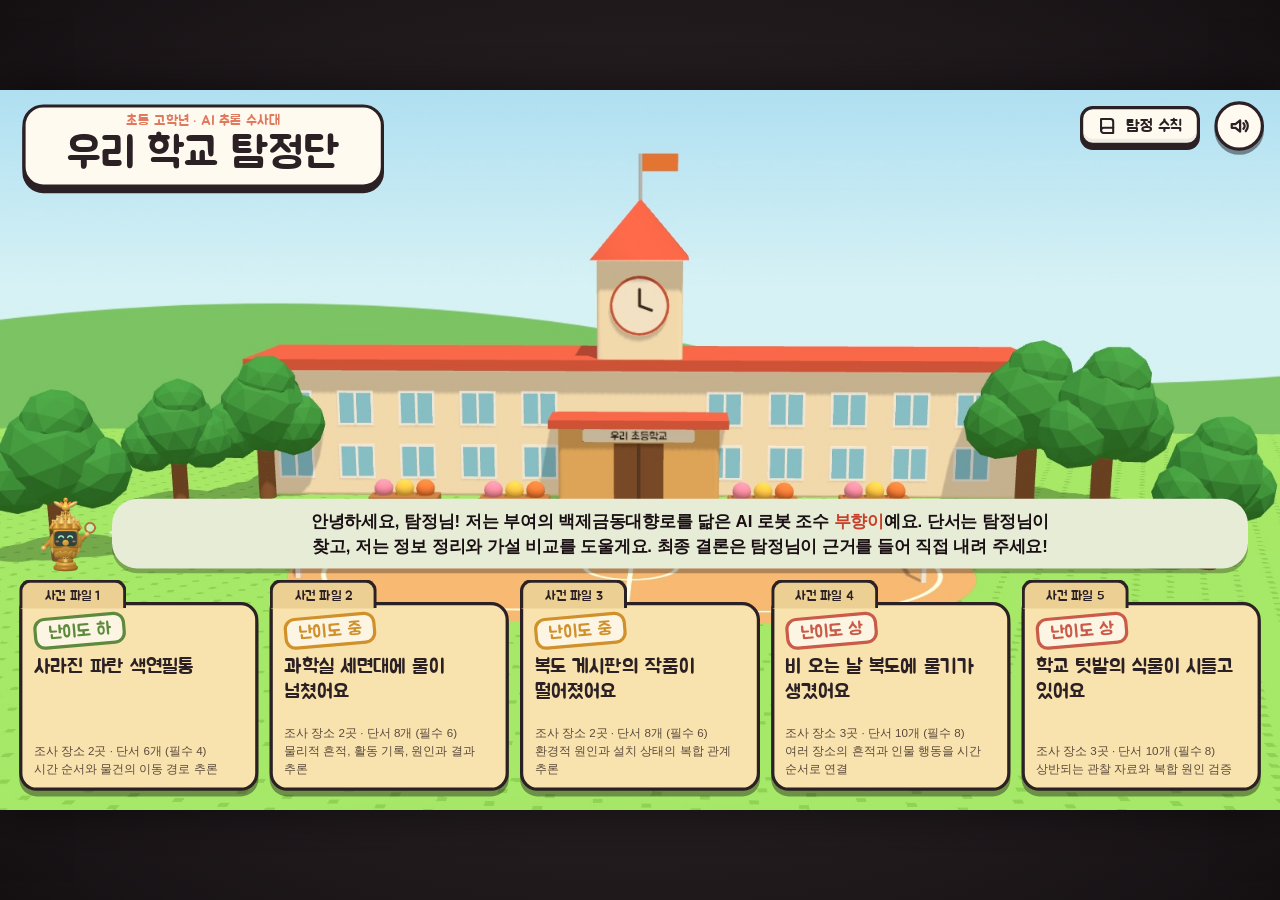
<file: game/학교 탐정단.html>
<!doctype html>
<html lang="ko">
<head>
<meta charset="utf-8">
<meta name="viewport" content="width=device-width, initial-scale=1, maximum-scale=1, user-scalable=no">
<title>우리 학교 탐정단: AI 추론 수사대</title>
<link rel="stylesheet" href="css/style.css">
</head>
<body>
<div id="viewport"><div id="stage"></div></div>

<script src="js/lib/three.min.js"></script>
<script src="js/data.js"></script>
<script src="js/art.js"></script>
<script src="js/scene.js"></script>
<script src="js/toy.js"></script>
<script src="js/sound.js"></script>
<script src="js/game.js"></script>
</body>
</html>
</file>
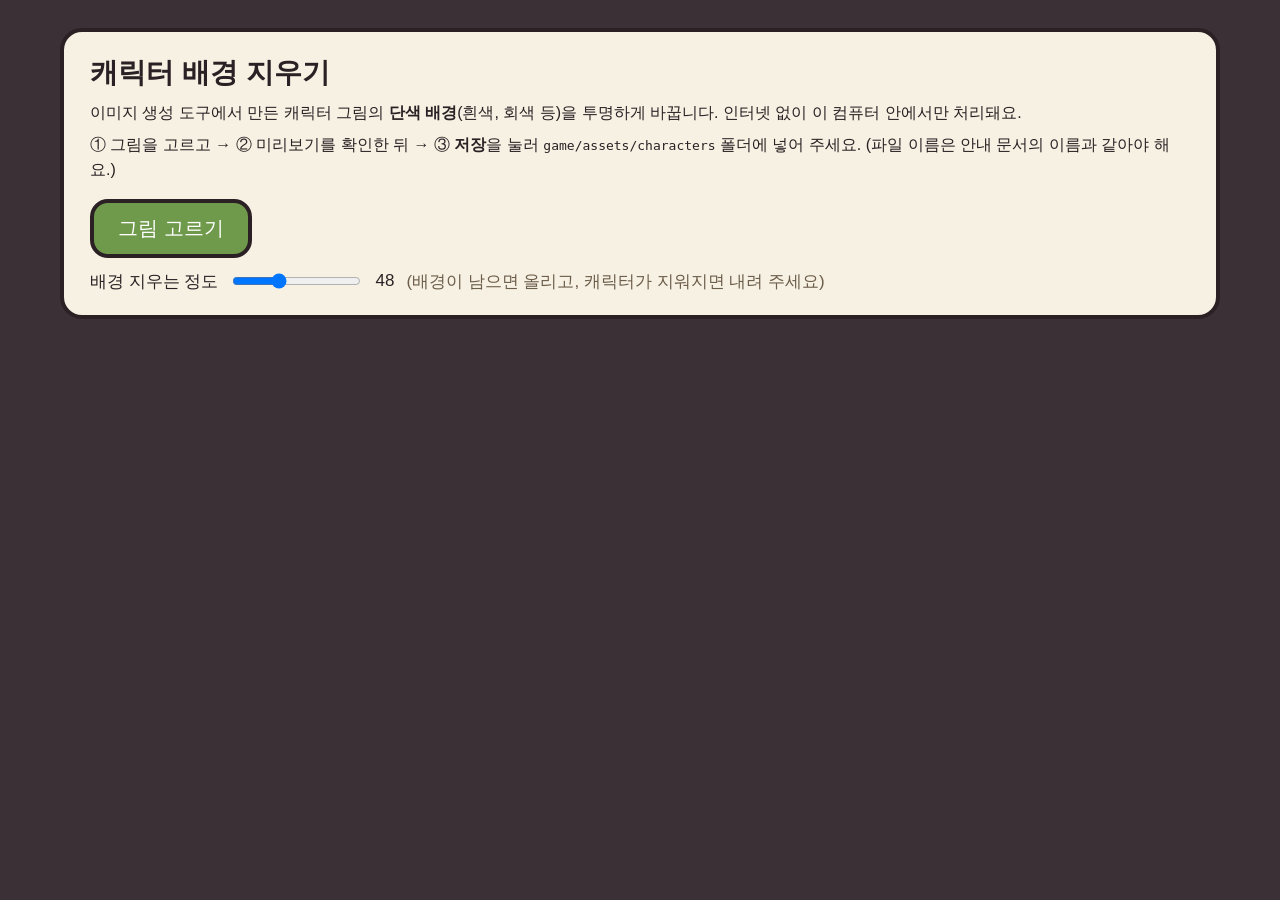
<file: game/도구/배경_지우기.html>
<!doctype html>
<html lang="ko">
<head>
<meta charset="utf-8">
<meta name="viewport" content="width=device-width, initial-scale=1">
<title>캐릭터 배경 지우기</title>
<style>
  :root{ --ink:#2b2024; --paper:#f6f1e3; --green:#6f9a4c; --coral:#e07a5f; }
  body{ margin:0; padding:28px; background:#3b3036; color:var(--ink); font-family:'Malgun Gothic',sans-serif; }
  .card{ background:var(--paper); border:4px solid var(--ink); border-radius:22px; padding:22px 26px; max-width:1100px; margin:0 auto 20px; }
  h1{ margin:0 0 8px; font-size:28px; } p{ margin:6px 0; line-height:1.6; }
  label.pick{ display:inline-block; margin-top:10px; padding:12px 24px; background:var(--green); color:#fff; border:4px solid var(--ink); border-radius:18px; font-size:20px; cursor:pointer; }
  input[type=file]{ display:none; }
  .row{ display:flex; align-items:center; gap:12px; margin-top:12px; font-size:17px; }
  .list{ display:grid; grid-template-columns:repeat(auto-fill,minmax(250px,1fr)); gap:16px; max-width:1100px; margin:0 auto; }
  .item{ background:var(--paper); border:4px solid var(--ink); border-radius:18px; padding:12px; text-align:center; }
  .item canvas{ width:100%; height:300px; object-fit:contain; border-radius:12px;
    background:conic-gradient(#ddd 25%, #fff 0 50%, #ddd 0 75%, #fff 0) 0 0/20px 20px; }
  .item a{ display:inline-block; margin-top:8px; padding:8px 18px; background:var(--coral); color:#fff; border:3px solid var(--ink); border-radius:14px; text-decoration:none; }
  .item small{ display:block; margin-top:4px; color:#6d5d4b; word-break:break-all; }
</style>
</head>
<body>
<div class="card">
  <h1>캐릭터 배경 지우기</h1>
  <p>이미지 생성 도구에서 만든 캐릭터 그림의 <b>단색 배경</b>(흰색, 회색 등)을 투명하게 바꿉니다. 인터넷 없이 이 컴퓨터 안에서만 처리돼요.</p>
  <p>① 그림을 고르고 → ② 미리보기를 확인한 뒤 → ③ <b>저장</b>을 눌러 <code>game/assets/characters</code> 폴더에 넣어 주세요. (파일 이름은 안내 문서의 이름과 같아야 해요.)</p>
  <label class="pick">그림 고르기<input type="file" id="files" accept="image/*" multiple></label>
  <div class="row">배경 지우는 정도 <input type="range" id="tol" min="10" max="120" value="48"> <span id="tolv">48</span>
    <span style="color:#6d5d4b">(배경이 남으면 올리고, 캐릭터가 지워지면 내려 주세요)</span></div>
</div>
<div class="list" id="list"></div>

<script>
const files = document.getElementById('files'), tol = document.getElementById('tol'), list = document.getElementById('list');
let loaded = [];

files.addEventListener('change', async () => {
  loaded = [];
  for (const f of files.files) loaded.push({ name:f.name.replace(/\.[^.]+$/, '') + '.png', img:await readImage(f) });
  render();
});
tol.addEventListener('input', () => { document.getElementById('tolv').textContent = tol.value; render(); });

function readImage(file){
  return new Promise(res => { const r = new FileReader(); r.onload = () => { const im = new Image(); im.onload = () => res(im); im.src = r.result; }; r.readAsDataURL(file); });
}

/* 가장자리에서 시작해 배경색과 비슷한 부분만 지웁니다 (캐릭터 안쪽의 흰색은 남아요) */
function removeBg(img, t){
  const c = document.createElement('canvas'); c.width = img.naturalWidth; c.height = img.naturalHeight;
  const x = c.getContext('2d'); x.drawImage(img, 0, 0);
  const d = x.getImageData(0, 0, c.width, c.height), p = d.data, W = c.width, H = c.height;
  const corners = [0, W-1, (H-1)*W, H*W-1].map(i => [p[i*4], p[i*4+1], p[i*4+2]]);
  const bg = corners.reduce((a, b) => [a[0]+b[0]/4, a[1]+b[1]/4, a[2]+b[2]/4], [0,0,0]);
  const dist = i => Math.hypot(p[i*4]-bg[0], p[i*4+1]-bg[1], p[i*4+2]-bg[2]);
  const seen = new Uint8Array(W*H), stack = [];
  for (let i = 0; i < W; i++){ stack.push(i, (H-1)*W + i); }
  for (let j = 0; j < H; j++){ stack.push(j*W, j*W + W-1); }
  while (stack.length){
    const i = stack.pop();
    if (seen[i]) continue; seen[i] = 1;
    const dd = dist(i);
    if (dd > t) continue;
    p[i*4+3] = dd > t * .6 ? Math.round(255 * (dd - t*.6) / (t*.4)) : 0;   // 경계는 부드럽게
    const xx = i % W;
    if (xx > 0) stack.push(i-1); if (xx < W-1) stack.push(i+1);
    if (i >= W) stack.push(i-W); if (i < W*(H-1)) stack.push(i+W);
  }
  x.putImageData(d, 0, 0);
  return c;
}

function render(){
  list.innerHTML = '';
  loaded.forEach(({ name, img }) => {
    const c = removeBg(img, +tol.value);
    const box = document.createElement('div'); box.className = 'item';
    box.appendChild(c);
    const a = document.createElement('a'); a.textContent = '저장'; a.download = name; a.href = c.toDataURL('image/png');
    const s = document.createElement('small'); s.textContent = name;
    box.appendChild(a); box.appendChild(s); list.appendChild(box);
  });
}
</script>
</body>
</html>
</file>
<file: game/css/style.css>
/* 우리 학교 탐정단 — 부드럽고 귀여운 테마 */
@font-face{font-family:'Jua'; src:url('../fonts/Jua-Regular.ttf') format('truetype');}

:root{
  --ink:#2b2024; --cream:#fffaf0; --paper:#f6f1e3; --paper2:#ece4cf; --line:#d8cdb3;
  --green:#6f9a4c; --green2:#6f9a4c; --rust:#e07a5f; --teal:#4f9a94; --gold:#e9b949; --red:#c95b48;
  --plum:#3b3036; --talk:#e6ecd6; --muted:#8a7a6a; --brown:#8a6448; --brown2:#a8805c;
  --f-title:'Jua','Malgun Gothic',sans-serif;
  --f-body:'Malgun Gothic','맑은 고딕','Apple SD Gothic Neo','Noto Sans KR',sans-serif;
}
*{box-sizing:border-box; -webkit-tap-highlight-color:transparent;}
html,body{margin:0; height:100%; overflow:hidden; background:#1c1518; color:var(--ink); font-family:var(--f-body); user-select:none; -webkit-user-select:none; touch-action:manipulation;}
#viewport{position:fixed; inset:0; background:radial-gradient(ellipse at center,#3a2e33 0%,#141012 100%);}
#stage{position:absolute; left:50%; top:50%; width:1600px; height:900px; transform-origin:center center; overflow:hidden;
  background:radial-gradient(circle at 20% 10%, #4a3d42 0%, transparent 50%), radial-gradient(circle,#ffffff0d 1.5px,transparent 2px) 0 0/28px 28px, var(--plum);
  box-shadow:0 0 60px rgba(0,0,0,.6);}
button{font-family:inherit; color:inherit;}
b, strong{font-weight:700;}
.scroll{overflow-y:auto; -webkit-overflow-scrolling:touch;}
.scroll::-webkit-scrollbar{width:12px} .scroll::-webkit-scrollbar-thumb{background:#cbbd9f; border-radius:8px; border:3px solid transparent; background-clip:padding-box}
.pix{display:block;}
html, body, #viewport, #stage, #stage *{cursor:none !important;}
#lensCursor{position:fixed; left:0; top:0; width:86px; height:86px; margin:-30px 0 0 -30px; transform-origin:30px 30px; pointer-events:none; z-index:9999; opacity:0; will-change:transform; filter:drop-shadow(0 3px 3px rgba(0,0,0,.45));}
#lensCursor.on{opacity:1;}
#lensCursor svg{display:block; position:absolute; inset:0; width:100%; height:100%;}
#lensCursor .c-exit{display:none;} #lensCursor.exit .c-exit{display:block;} #lensCursor.exit .c-lens{display:none;}
#lensCursor.tap svg{animation:lenstap .22s ease-out; transform-origin:30px 30px;}
@keyframes lenstap{0%{transform:scale(.72)} 60%{transform:scale(1.14)} 100%{transform:scale(1)}}
.round.sound-btn{position:absolute; right:346px; top:14px; z-index:40;}
img.robot{height:auto;}
.btn, .tag, .stamp, .step-tab, .pipeline, .nameplate, .badge, .chip .n, .icard .n, .rs-item .q, .res-row .it, .case-card::before, .fact b, .flow span, .verdict, .cc, .rel-item .k, .talk-name, .round span, .case-pill, .loc-pill, .pg b, h1, h2, h3, h4{font-family:var(--f-title); font-weight:400;}

/* 버튼 */
.btn{display:inline-flex; align-items:center; justify-content:center; gap:10px; min-height:60px; padding:10px 28px; border:4px solid var(--ink); border-radius:20px;
  background:var(--brown); color:#fff; font-size:24px; cursor:pointer; box-shadow:inset 0 -5px 0 rgba(0,0,0,.15), 0 5px 0 var(--ink); transition:transform .08s;}
.btn:hover{filter:brightness(1.07)} .btn:active{transform:translateY(4px); box-shadow:0 1px 0 var(--ink);}
.btn.green{background:var(--green)} .btn.rust{background:var(--rust)} .btn.teal{background:var(--teal)}
.btn.ghost{background:var(--cream); color:var(--ink); box-shadow:inset 0 -5px 0 rgba(0,0,0,.06), 0 5px 0 var(--ink);}
.btn.small{min-height:50px; font-size:20px; padding:6px 18px; border-radius:16px;}
.btn[disabled]{background:#b9ad9c; color:#f1ebe0; cursor:not-allowed; box-shadow:0 5px 0 #6d6252; border-color:#6d6252; filter:none; transform:none;}
.ico{width:26px; height:26px; flex:none}

.paper{background:var(--paper); border:4px solid var(--ink); border-radius:24px; box-shadow:0 7px 0 rgba(20,12,16,.35);}
.tag{display:inline-flex; align-items:center; padding:3px 12px; border-radius:999px; font-size:16px; border:3px solid var(--ink); background:var(--cream); white-space:nowrap;}
.tag.req{background:var(--rust); color:#fff} .tag.ext{background:var(--teal); color:#fff} .tag.kind{background:#f6dfa0}
.tag.cat{background:#eee6d2; border-color:#a8977c; color:#5a4a3c; border-width:2px}
.stamp{display:inline-block; border:4px solid currentColor; border-radius:14px; padding:2px 14px; font-size:22px; transform:rotate(-5deg); background:rgba(255,250,240,.8);}
.lv-하{color:#5d8a3c} .lv-중{color:#d0902a} .lv-상{color:var(--red)}
.bubble{position:relative; background:var(--talk); border-radius:32px; padding:16px 26px; font-size:20px; line-height:1.6; word-break:keep-all; text-wrap:balance; box-shadow:0 6px 0 rgba(20,12,16,.3);}
.bubble.left::before{content:''; position:absolute; left:-14px; top:32px; border:10px solid transparent; border-right:16px solid var(--talk);}

/* 대화창 (둥근 말풍선 + 이름표) */
.talk-box{position:relative; background:var(--talk); border-radius:46px; padding:38px 70px 34px; text-align:center; box-shadow:0 8px 0 rgba(20,12,16,.35);}
.talk-name{position:absolute; left:56px; top:-20px; background:#5d8a3c; color:#fff; font-size:22px; padding:6px 22px; border-radius:16px; box-shadow:0 3px 0 rgba(0,0,0,.25); white-space:nowrap;}
.talk-name.robot{background:var(--teal);}
.talk-text{font-size:27px; line-height:1.6; word-break:keep-all; color:var(--ink); text-wrap:balance;}
.talk-next{position:absolute; right:34px; bottom:16px; width:34px; height:34px; border-radius:50%; background:#8a6aa8; color:#fff; font-size:15px; display:flex; align-items:center; justify-content:center; animation:bob 1s ease-in-out infinite;}
@keyframes bob{50%{transform:translateY(4px)}}
.talk-box.static{flex:1; padding:26px 40px 20px; border-radius:32px; text-align:left;}
.talk-box.static .talk-name{left:30px;} .talk-box.static .talk-text{font-size:19px;}

/* ───── 메인 ───── */
.main{position:absolute; inset:0;}
.hero-art{position:absolute; inset:0; width:100%; height:100%; object-fit:cover;}
.help-btn{position:absolute; right:100px; top:20px;}
.main ~ .round.sound-btn{right:20px; top:14px;}
.ribbon{position:absolute; left:28px; top:18px; text-align:center; background:var(--cream); border:4px solid var(--ink); border-radius:26px; box-shadow:0 7px 0 var(--ink); padding:6px 52px 8px; white-space:nowrap;}
.logo-sub{font-family:var(--f-title); font-size:18px; color:var(--rust);}
.logo{font-family:var(--f-title); font-size:54px; margin:0; line-height:1.1; color:var(--ink); font-weight:400;}
.main-intro{position:absolute; left:40px; right:40px; top:506px; display:flex; gap:16px; align-items:center;}
.main-intro .robot{width:84px; flex:none}
.main-intro .bubble{flex:1; font-size:19px; padding:12px 24px;}
.cases{position:absolute; left:24px; right:24px; top:640px; display:grid; grid-template-columns:repeat(5,1fr); gap:14px;}
.case-card{position:relative; cursor:pointer; padding:12px 14px 12px; height:236px; border:4px solid var(--ink); border-radius:8px 22px 22px 22px; background:#f8e2ae; box-shadow:0 7px 0 rgba(20,12,16,.4); transition:transform .12s; display:flex; flex-direction:column;}
.case-card:active{transform:translateY(4px)}
.case-card::before{content:attr(data-no); position:absolute; top:-32px; left:-4px; width:126px; height:32px; background:#eccf92; border:4px solid var(--ink); border-bottom:none; border-radius:14px 14px 0 0; font-size:16px; display:flex; align-items:center; justify-content:center;}
.case-card h3{font-size:25px; line-height:1.25; margin:10px 0 6px; word-break:keep-all;}
.case-card .meta{font-size:14.5px; color:#5a4a3c; line-height:1.55; margin-top:auto; word-break:keep-all;}
.done-stamp{position:absolute; right:8px; top:8px; color:var(--red); font-size:17px; transform:rotate(8deg);}
.no-gl{position:absolute; left:50%; top:50%; transform:translate(-50%,-50%); padding:40px 50px; width:760px; font-size:22px; line-height:1.6;}
.no-gl h2{margin:0 0 8px; font-size:36px;}

/* ───── 사건 안내 ───── */
.brief{position:absolute; inset:0; padding:36px 44px; display:flex; gap:34px;}
.brief .file{flex:1.35; padding:38px 46px; position:relative; background:#f8eed6;}
.brief .file .clip{position:absolute; top:-20px; left:60px; width:90px; height:42px; border:6px solid #9aa0a6; border-radius:14px;}
.brief h2{font-size:46px; margin:8px 0 12px;}
.brief .sec{margin-top:18px;} .brief .sec h4{margin:0 0 6px; font-size:22px; color:var(--rust);}
.brief .sec p{margin:0; font-size:21px; line-height:1.7; word-break:keep-all;}
.facts{display:grid; grid-template-columns:repeat(4,1fr); gap:12px; margin-top:22px;}
.fact{background:var(--cream); border:3px solid var(--ink); border-radius:18px; padding:10px 12px; text-align:center;}
.fact b{display:block; font-size:32px;} .fact span{font-size:15px; color:#5a4a3c;}
.flow{display:flex; align-items:center; gap:8px; margin-top:6px;}
.flow span{display:flex; align-items:center; gap:8px; padding:7px 14px; background:var(--cream); border:3px solid var(--ink); border-radius:999px; font-size:18px; white-space:nowrap;}
.flow b{display:inline-flex; width:26px; height:26px; border-radius:50%; background:var(--rust); color:#fff; align-items:center; justify-content:center; font-size:15px;}
.flow em{font-style:normal; font-weight:700; color:#b8a888;}
.brief .side{width:520px; display:flex; flex-direction:column; gap:18px;}
.people{display:flex; flex-direction:column; gap:10px; padding:18px;}
.people h4{margin:0 0 4px; font-size:22px;}
.pcard{display:flex; gap:14px; align-items:center; background:var(--cream); border:3px solid var(--ink); border-radius:18px; padding:8px 12px;}
.head-av{display:inline-block; position:relative; overflow:hidden; flex:none; border-radius:50%; background:#f6e2bf; border:3px solid var(--ink);}
.head-av img{display:block; width:100%; height:100%;}
.head-av img.char-fb{object-fit:cover;}
.head-av img.char-photo{position:absolute; left:50%; top:0; width:200%; height:auto; transform:translateX(-50%);}
.pcard b{font-size:20px;} .pcard span{display:block; font-size:15px; color:#5a4a3c;}
.robot-talk{display:flex; gap:14px; align-items:flex-start;}
.robot-talk .robot{width:120px; flex:none;}
.robot-talk .bubble{font-size:18px;}

/* ───── 현장 조사 (전체 화면 장면 + 대화창) ───── */
.inv{position:absolute; inset:0;}
.scene-full{position:absolute; left:280px; top:84px; width:1320px; height:816px; overflow:hidden; background:#1c1518; touch-action:none;}
.scene-art{position:absolute; inset:0; width:100%; height:100%;}

.sprite{position:absolute; pointer-events:none;}
.sprite img{display:block; width:100%; height:100%; object-fit:contain; object-position:50% 100%;}
.hot-layer{position:absolute; inset:0; width:100%; height:100%;}
.hot{fill:transparent; stroke:transparent; stroke-width:6; stroke-linejoin:round; pointer-events:all;}
.hot.found{stroke:#5fe0c0; fill:rgba(95,224,192,.12); filter:drop-shadow(0 0 5px rgba(20,90,80,.75));}
.hot.flash{stroke:#ffe14d; stroke-width:9; fill:rgba(255,225,77,.25); animation:hotflash .213s steps(1) 3; filter:drop-shadow(0 0 8px #ff9a2e);}
@keyframes hotflash{50%{stroke:#ff5a3c; fill:rgba(255,90,60,.1);}}
.show-hot .hot:not(.found):not(.flash){fill:rgba(224,122,95,.18); stroke:#e07a5f; stroke-width:3;}

.ripple{position:absolute; width:22px; height:22px; margin:-11px 0 0 -11px; border:5px solid #fff6d0; border-radius:50%; pointer-events:none; animation:rip .55s ease-out forwards;}
@keyframes rip{to{transform:scale(4.5); opacity:0}}
.fade-in{animation:fadein .4s ease both} @keyframes fadein{from{opacity:0; transform:translateY(8px)} to{opacity:1; transform:none}}

.case-pill, .loc-pill{display:flex; align-items:center; gap:10px; background:rgba(255,250,240,.94); border:4px solid var(--ink); border-radius:999px; padding:8px 20px; font-size:22px; box-shadow:0 5px 0 rgba(20,12,16,.35); white-space:nowrap;}
.lvdot{display:inline-flex; width:34px; height:34px; border-radius:50%; align-items:center; justify-content:center; background:currentColor;}
.round{position:relative; width:96px; height:96px; border-radius:50%; border:4px solid var(--ink); background:var(--cream); display:flex; flex-direction:column; align-items:center; justify-content:center; gap:2px; cursor:pointer; box-shadow:0 5px 0 rgba(20,12,16,.45);}
.round .ico{width:34px; height:34px;} .round span{font-size:15px;}
.round:active{transform:translateY(3px); box-shadow:0 2px 0 rgba(20,12,16,.45);}
.round.sm{width:62px; height:62px;} .round.sm .ico{width:28px; height:28px;}
.round .count{position:absolute; right:-4px; top:-4px; min-width:30px; height:30px; padding:0 6px; border-radius:999px; background:var(--rust); color:#fff; font-style:normal; font-family:var(--f-title); font-size:17px; display:flex; align-items:center; justify-content:center; border:3px solid var(--ink);}
.round .count:empty{display:none;}
.round.ai{background:#c9c0b2;} .round.ai[disabled]{cursor:not-allowed; opacity:.85;}
.round.ai.ready{background:var(--teal); color:#fff; animation:glow 1.4s ease-in-out infinite;}
@keyframes glow{50%{box-shadow:0 5px 0 rgba(20,12,16,.45), 0 0 0 10px rgba(79,154,148,.35);}}

.dim{position:absolute; inset:0; background:rgba(52,30,42,.5); display:none;}
.portrait{position:absolute; right:30px; bottom:-150px; width:470px; height:760px; pointer-events:none; display:none; align-items:flex-end; justify-content:center;}
.portrait.on{display:flex; animation:slidein .3s ease-out;}
.portrait img.char-photo, .portrait img.char-fb{width:100%; height:100%; object-fit:contain; object-position:50% 100%;}
.portrait img.robot{width:330px; margin-bottom:300px;}
@keyframes slidein{from{transform:translateX(40px); opacity:0}}
.dim.on{display:block;}
.talk{position:absolute; left:50%; bottom:34px; width:1020px; transform:translateX(-58%); display:none; cursor:pointer;}
.talk.on{display:block; animation:fadein .25s ease;}

/* ───── 모달 ───── */
.modal{position:absolute; inset:0; background:rgba(30,20,26,.66); display:flex; align-items:center; justify-content:center; z-index:50; animation:fadein .2s ease;}
.zoom{width:1360px; height:760px; display:flex; gap:28px; padding:28px;}
.zoom-left{width:600px; flex:none; display:flex; align-items:center; justify-content:center; position:relative;}
.lens{width:560px; height:560px; border-radius:50%; border:18px solid #c9a868; box-shadow:0 0 0 5px var(--ink), inset 0 0 0 5px var(--ink), 0 10px 0 rgba(0,0,0,.3); overflow:hidden; background:#f3ead6; display:flex; align-items:center; justify-content:center; position:relative; z-index:1;}
.lens .zoom-obj{width:524px; height:524px; display:block;}


.lens-handle{position:absolute; width:50px; height:190px; background:#8a6448; border:5px solid var(--ink); border-radius:20px; right:30px; bottom:10px; transform:rotate(-40deg); z-index:0;}
.docpaper{width:500px; min-height:520px; padding:38px 40px; background:#fffaf0; border:4px solid var(--ink); border-radius:16px; box-shadow:10px 10px 0 rgba(0,0,0,.2); transform:rotate(-2deg); font-size:26px; line-height:1.9;}
.docpaper h3{margin:0 0 16px; font-size:32px; border-bottom:4px dashed var(--line); padding-bottom:8px; color:var(--rust);}
.docpaper div{white-space:pre;}
.speaker{display:flex; flex-direction:column; align-items:center; gap:12px;}
.speaker .zoom-person{width:320px; height:520px;}
.speaker .zoom-person img{width:100%; height:100%; object-fit:contain; object-position:50% 100%;}
.zoom-right{flex:1; display:flex; flex-direction:column; gap:12px; min-width:0;}
.zoom-right .badge{align-self:flex-start; font-size:24px; color:#fff; background:var(--rust); padding:6px 20px; border:4px solid var(--ink); border-radius:999px; box-shadow:0 4px 0 var(--ink);}
.zoom-right .badge.again{background:var(--green)}
.zoom-right h2{margin:2px 0 0; font-size:38px;}
.zoom-right .tags{display:flex; gap:8px; flex-wrap:wrap;}
.zoom-right .ctext{font-size:21px; line-height:1.65; background:var(--cream); border:3px solid var(--ink); border-radius:18px; padding:14px 18px; word-break:keep-all;}
.ai-box{display:flex; gap:14px; align-items:flex-start; background:var(--talk); border-radius:24px; padding:16px; margin-top:auto;}
.ai-box .robot{width:96px; flex:none;}
.ai-box .say{font-size:19px; line-height:1.55; font-weight:700; color:#2b3a2a; margin-bottom:8px; word-break:keep-all;}
.ai-box dl{display:grid; grid-template-columns:118px 1fr; gap:4px 10px; margin:0; font-size:16px; line-height:1.5;}
.ai-box dt{font-weight:700; color:#3f7a74;} .ai-box dd{margin:0; word-break:keep-all;}
.zoom-right .actions{display:flex; justify-content:flex-end; gap:12px;}

.nb{width:1440px; height:800px; padding:24px 28px; display:flex; flex-direction:column; gap:14px;}
.nb-head{display:flex; align-items:center; gap:16px;}
.nb-head h2{font-size:38px; margin:0;}
.nb-body{flex:1; display:flex; gap:20px; min-height:0;}
.nb-list{width:520px; display:flex; flex-direction:column; gap:10px; padding-right:6px;}
.nb-item{display:flex; align-items:center; gap:12px; padding:12px 14px; border:3px solid var(--ink); border-radius:18px; background:var(--cream); cursor:pointer; text-align:left; font-size:18px;}
.nb-item.sel{background:#f6dfa0;}
.nb-item .num{width:44px; height:44px; flex:none; border-radius:50%; border:3px solid var(--ink); display:flex; align-items:center; justify-content:center; font-family:var(--f-title); font-size:20px; background:var(--rust); color:#fff;}
.nb-item.ext .num{background:var(--teal)}
.nb-item.unk{border-style:dashed; color:var(--muted); background:transparent; cursor:default;}
.nb-item.unk .num{background:var(--paper2); color:var(--muted)}
.nb-detail{flex:1; display:flex; flex-direction:column; gap:12px; background:var(--cream); border:4px solid var(--ink); border-radius:22px; padding:20px 24px; min-width:0;}
.nb-detail h3{font-size:32px; margin:0;}
.nb-detail .ctext{font-size:21px; line-height:1.65; word-break:keep-all;}
.empty-msg{margin:auto; text-align:center; font-size:21px; color:var(--muted); line-height:1.7;}

.dlg{width:880px; padding:34px 40px; display:flex; flex-direction:column; gap:18px;}
.dlg h2{margin:0; font-size:38px;}
.dlg p, .dlg li{font-size:20px; line-height:1.7; word-break:keep-all;}
.dlg ol{margin:0; padding-left:28px;}
.dlg .actions{display:flex; gap:14px; justify-content:flex-end;}

/* ───── 화면 공통 상단바 (분석·보고서·결과) ───── */
.topbar{position:relative; flex:none; height:84px; display:flex; align-items:center; gap:14px; padding:0 20px;}
.topbar .case-name{font-family:var(--f-title); font-size:28px; color:#fffaf0; white-space:nowrap;}
.topbar .sp{flex:1}
.topbar .robot{width:58px; flex:none;}

/* ───── AI 종합 분석 ───── */
.ana{position:absolute; inset:0; display:flex; flex-direction:column;}
.pipeline{display:flex; align-items:center; gap:6px; padding:0 20px; font-size:15px; color:#e8dccb;}
.pipeline span{padding:4px 12px; border-radius:999px; border:2px solid #6a5a5e; background:#4a3d42; white-space:nowrap;}
.pipeline span.done{background:#5d7a52; border-color:#86a874; color:#fff} .pipeline span.now{background:var(--gold); color:var(--ink); border-color:var(--ink)}
.pipeline em{font-style:normal; color:#a89a8c}
.stepper{display:flex; gap:10px; padding:12px 20px;}
.step-tab{flex:1; min-height:62px; border:4px solid var(--ink); border-radius:20px; background:var(--cream); font-size:22px; cursor:pointer; display:flex; align-items:center; justify-content:center; gap:10px; color:var(--ink); box-shadow:0 5px 0 rgba(20,12,16,.45);}
.step-tab b{display:inline-flex; width:34px; height:34px; border-radius:50%; background:var(--paper2); border:3px solid var(--ink); align-items:center; justify-content:center; font-weight:400;}
.step-tab.on{background:var(--teal); color:#fff;} .step-tab.on b{background:var(--gold); color:var(--ink);}
.step-tab.seen:not(.on){background:#e6ecd6}
.ana-body{flex:1; margin:4px 20px 0; min-height:0; position:relative;}
.ana-foot{display:flex; align-items:center; gap:18px; padding:20px 20px 16px;}
.ana-foot .robot{width:96px; flex:none;}
.limit-note{font-size:14px; color:#d8ccbc; padding:0 20px; margin-top:8px;}

.cols4{display:grid; grid-template-columns:repeat(4,1fr); gap:14px; height:100%;}
.col{background:var(--paper); border:4px solid var(--ink); border-radius:22px; padding:12px; display:flex; flex-direction:column; gap:10px; min-height:0;}
.col h4{margin:0; font-size:24px; display:flex; align-items:center; justify-content:space-between;}
.col h4 small{font-family:var(--f-body); font-size:13px; color:var(--teal); font-weight:700;}
.icard{background:var(--cream); border:3px solid var(--ink); border-radius:16px; padding:10px 12px; cursor:pointer;}
.icard .n{font-size:15px; color:var(--rust);} .icard.ext .n{color:var(--teal)}
.icard .t{font-size:17px; font-weight:700; margin:2px 0 6px; word-break:keep-all;}
.icard .tags{display:flex; gap:5px; flex-wrap:wrap;} .icard .tag{font-size:13px; padding:1px 8px;}

.rel-wrap{display:flex; gap:16px; height:100%;}
.rel-graph{flex:1; background:var(--paper); border:4px solid var(--ink); border-radius:22px; position:relative;}
.rel-graph svg{width:100%; height:100%;}
.rel-graph text{font-family:var(--f-body);}
.rel-list{width:520px; display:flex; flex-direction:column; gap:8px; padding-right:6px;}
.rel-item{display:flex; gap:10px; align-items:flex-start; background:var(--cream); border:3px solid var(--ink); border-radius:16px; padding:8px 12px; font-size:16px; line-height:1.5;}
.rel-item .k{flex:none; color:#fff; font-size:14px; padding:2px 10px; border-radius:999px; border:2px solid var(--ink);}
.rel-item .no{flex:none; width:28px; height:28px; border-radius:50%; background:var(--ink); color:#fff; display:flex; align-items:center; justify-content:center; font-weight:700; font-size:14px;}
.rel-item.dim{opacity:.55; border-style:dashed}

.hyp-grid{display:grid; gap:14px; height:100%; align-content:start;}
.hyp{background:var(--paper); border:4px solid var(--ink); border-radius:22px; padding:16px 18px; display:flex; flex-direction:column; gap:8px; box-shadow:0 6px 0 rgba(20,12,16,.35);}
.hyp .h{font-family:var(--f-title); font-size:22px; color:var(--teal);}
.hyp .ti{font-size:21px; font-weight:700; word-break:keep-all; line-height:1.45;}
.hyp .de{font-size:17px; line-height:1.6; color:#4a3a30; word-break:keep-all;}

.vtable{width:100%; border-collapse:separate; border-spacing:0 8px;}
.vtable th{font-family:var(--f-title); font-weight:400; font-size:18px; text-align:left; padding:4px 10px; color:#f1e8da;}
.vtable td{background:var(--cream); border-top:3px solid var(--ink); border-bottom:3px solid var(--ink); padding:9px 10px; font-size:15px; vertical-align:top; line-height:1.5;}
.vtable td:first-child{border-left:3px solid var(--ink); border-radius:16px 0 0 16px; width:320px;}
.vtable td:last-child{border-right:3px solid var(--ink); border-radius:0 16px 16px 0; width:170px; vertical-align:middle;}
.vtable .ht{font-weight:700; font-size:16px; word-break:keep-all;}
.vtable .hl{font-family:var(--f-title); color:var(--teal);}
.cc{display:inline-flex; margin:2px 3px 2px 0; padding:2px 9px; border-radius:999px; font-size:14px; border:2px solid var(--ink); cursor:pointer; white-space:nowrap;}
.cc.s{background:#cfe3bd} .cc.c{background:#f2c2b2} .cc.u{background:#eee6d6; border-style:dashed; color:#6d5d4b; cursor:default}
.unk-txt{display:block; font-size:13px; color:#6d5d4b; margin-top:2px;}
.verdict{display:inline-block; padding:6px 10px; border-radius:14px; font-size:16px; border:3px solid var(--ink); text-align:center; line-height:1.35;}
.verdict.best{background:var(--green); color:#fff} .verdict.ok{background:#f2cf5b} .verdict.bad{background:#d77a64; color:#fff} .verdict.unk{background:#ddd2bf}
.row-anim{animation:fadein .4s ease both}

.concl{display:flex; gap:20px; height:100%;}
.concl .rep{flex:1; padding:22px 30px; display:flex; flex-direction:column; gap:12px;}
.concl .rep h3{margin:0; font-size:32px;}
.concl .rep .best{font-size:24px; font-weight:700; color:#23403d; background:#d9ebe2; border:4px solid var(--teal); border-radius:18px; padding:12px 16px; word-break:keep-all;}
.concl .rep p{margin:0; font-size:18px; line-height:1.65; word-break:keep-all;}
.concl .warn{width:470px; padding:20px 22px; background:#fff3d6; display:flex; flex-direction:column; gap:12px;}
.concl .warn h4{margin:0; font-size:26px; color:var(--rust);}
.concl .warn li{font-size:17px; line-height:1.65; margin-bottom:6px; word-break:keep-all;}
.level{display:inline-block; padding:4px 12px; border-radius:999px; font-weight:700; border:3px solid var(--ink);}

/* ───── 최종 보고서 ───── */
.rep-screen{position:absolute; inset:0; display:flex; flex-direction:column;}
.rep-body{flex:1; display:flex; gap:20px; padding:4px 20px 22px; min-height:0;}
.rep-side{width:400px; display:flex; flex-direction:column; gap:10px; padding:18px;}
.rep-side h3{margin:0 0 4px; font-size:28px;}
.rs-item{display:flex; gap:10px; align-items:flex-start; padding:10px 12px; border:3px solid var(--ink); border-radius:16px; background:var(--cream); cursor:pointer; text-align:left;}
.rs-item.on{background:#f6dfa0;}
.rs-item .q{font-size:16px; color:#5a4a3c;} .rs-item .a{font-size:16px; font-weight:700; word-break:keep-all; line-height:1.4;}
.rs-item .a.none{color:#a39078; font-weight:400;}
.rs-item .ck{flex:none; width:28px; height:28px; border-radius:50%; border:3px solid var(--ink); background:#fff; display:flex; align-items:center; justify-content:center; font-size:14px; font-weight:700;}
.rs-item .ck.ok{background:var(--green); color:#fff}
.rep-main{flex:1; padding:22px 30px; display:flex; flex-direction:column; gap:14px; min-width:0;}
.rep-main h2{margin:0; font-size:36px;}
.rep-main .qhelp{font-size:18px; color:#5a4a3c; margin-top:-6px;}
.opts{display:grid; gap:12px;}
.opt{min-height:68px; padding:12px 18px; border:4px solid var(--ink); border-radius:20px; background:var(--cream); font-size:20px; font-weight:700; text-align:left; cursor:pointer; display:flex; align-items:center; gap:14px; box-shadow:0 5px 0 rgba(20,12,16,.3); word-break:keep-all; line-height:1.45;}
.opt .mk{flex:none; width:32px; height:32px; border-radius:50%; border:4px solid var(--ink); background:#fff;}
.opt.sel{background:#f6dfa0;} .opt.sel .mk{background:var(--rust); box-shadow:inset 0 0 0 5px #fff;}
.opt .head-av{width:64px; height:64px;}
.opt small{display:block; font-size:15px; color:#5a4a3c; font-weight:400;}
.persons{grid-template-columns:repeat(2,1fr);}
.rep-nav{display:flex; justify-content:space-between; margin-top:auto;}
.seq-slots{display:flex; gap:10px;}
.slot{flex:1; min-height:120px; border:4px dashed #b8a888; border-radius:18px; padding:10px; display:flex; flex-direction:column; gap:6px; background:rgba(255,250,240,.6);}
.slot .sn{font-family:var(--f-title); font-size:24px; color:var(--rust);}
.slot .st{font-size:16px; font-weight:700; line-height:1.45; word-break:keep-all;}
.slot.filled{border-style:solid; border-color:var(--ink); background:#fff3d6;}
.seq-arrow{align-self:center; font-size:24px; color:#b8a888; font-weight:700;}
.seq-pool{display:grid; grid-template-columns:repeat(3,1fr); gap:12px;}
.scard{position:relative; min-height:84px; padding:12px 16px 12px 62px; border:4px solid var(--ink); border-radius:18px; background:var(--cream); font-size:18px; font-weight:700; text-align:left; cursor:pointer; box-shadow:0 5px 0 rgba(20,12,16,.3); word-break:keep-all; line-height:1.45;}
.scard .badge{position:absolute; left:12px; top:50%; transform:translateY(-50%); width:38px; height:38px; border-radius:50%; border:3px dashed #b8a888; display:flex; align-items:center; justify-content:center; font-size:19px;}
.scard.used{background:#f3e3bd;} .scard.used .badge{background:var(--rust); color:#fff; border:3px solid var(--ink);}

/* ───── 결과 ───── */
.res{position:absolute; inset:0; display:flex; flex-direction:column;}
.res-body{flex:1; display:flex; gap:20px; padding:4px 20px 22px; min-height:0;}
.res-score{width:360px; padding:22px; display:flex; flex-direction:column; align-items:center; gap:12px; text-align:center;}
.score-big{font-family:var(--f-title); font-size:96px; line-height:1; color:var(--rust);}
.score-big small{font-size:32px; color:var(--ink);}
.rank{font-family:var(--f-title); font-size:30px; border:5px solid var(--rust); color:var(--rust); padding:4px 20px; border-radius:18px; transform:rotate(-5deg); background:var(--cream);}
.res-score .robot{width:130px;}
.res-score .bubble{font-size:17px; text-align:left;}
.res-main{flex:1; padding:18px 24px; min-width:0; display:flex; flex-direction:column; gap:12px;}
.res-row{display:grid; grid-template-columns:190px 1fr 96px; gap:14px; align-items:start; background:var(--cream); border:4px solid var(--ink); border-radius:20px; padding:12px 16px;}
.res-row.ok{border-left:14px solid var(--green)} .res-row.no{border-left:14px solid var(--rust)}
.res-row .it{font-size:21px;} .res-row .it small{display:block; font-family:var(--f-body); font-size:13px; color:#5a4a3c;}
.res-row .mine{font-size:17px; line-height:1.55; word-break:keep-all;}
.res-row .mine b{color:#5a4a3c; font-size:14px; margin-right:6px;}
.res-row .ex{font-size:16px; line-height:1.6; margin-top:6px; background:#f3ecdc; border-radius:12px; padding:8px 10px; word-break:keep-all;}
.res-row .pts{font-family:var(--f-title); font-size:32px; text-align:right;}
.res-row .pts small{display:block; font-size:15px; color:#5a4a3c;}
.timeline{display:flex; gap:8px; align-items:stretch;}
.timeline div{flex:1; background:#fff3d6; border:3px solid var(--ink); border-radius:14px; padding:8px 10px; font-size:15px; font-weight:700; line-height:1.45; word-break:keep-all;}
.timeline div b{display:block; color:var(--rust); font-family:var(--f-title); font-weight:400;}
.notebox{background:#e3eedf; border:4px solid var(--teal); border-radius:20px; padding:14px 18px; font-size:17px; line-height:1.65; word-break:keep-all;}
.notebox h4{margin:0 0 4px; color:#23403d; font-size:21px;}
.res-actions{display:flex; gap:12px; flex-wrap:wrap; justify-content:flex-end;}

/* ───── 현장 조사 틀 (안내판은 그림 밖에) ───── */
.inv-top{position:absolute; left:0; right:0; top:0; height:84px; display:flex; align-items:center; gap:12px; padding:0 16px;}
.inv-top .sp{flex:1;}
.inv-top .round{width:auto; height:62px; border-radius:999px; flex-direction:row; gap:6px; padding:0 16px;}
.inv-top .round.sm{width:62px; padding:0;}
.inv-top .round .ico{width:26px; height:26px;} .inv-top .round span{font-size:18px; white-space:nowrap;}
.inv-top .round.ask{background:#8a6aa8; color:#fff;}
.inv ~ .round.sound-btn{right:684px; top:11px;}
.lvdot{display:inline-flex; width:34px; height:34px; border-radius:50%; align-items:center; justify-content:center; font-size:18px;}
.inv-left{position:absolute; left:0; top:84px; width:280px; bottom:0; padding:0 12px 12px 14px; display:flex; flex-direction:column; gap:10px;}
.inv-left .paper{border-radius:18px; padding:10px 12px;}
.pg{margin-bottom:6px;} .pgh{display:flex; justify-content:space-between; align-items:center; font-size:17px;} .pgh em{font-style:normal; font-family:var(--f-title); font-size:20px; color:var(--rust);}
.pgh b{font-family:var(--f-title); font-weight:400;}
.pg.ext .pgh em{color:var(--teal);}
.pg .dots{display:flex; gap:5px; margin-top:3px;} .pg .dots i{width:18px; height:18px; border-radius:50%; border:3px solid var(--ink); background:#fff;}
.pg .dots i.on{background:var(--rust);} .pg.ext .dots i.on{background:var(--teal);}
.progress-box .lock{font-size:13.5px; color:#5a4a3c; word-break:keep-all;}
.robot-note{flex:1; min-height:0; overflow-y:auto;}
.rn-head{display:flex; align-items:center; gap:8px;} .rn-head .robot{width:54px; flex:none;} .rn-head b{font-family:var(--f-title); font-weight:400; font-size:22px; color:var(--teal);}
.robot-note p{margin:6px 0 0; font-size:17px; line-height:1.55; word-break:keep-all;}
.viewctl{text-align:center;} .vbtns{display:flex; gap:8px;}
.vbtns button{flex:none; width:62px; height:52px; border:3px solid var(--ink); border-radius:14px; background:var(--cream); display:flex; align-items:center; justify-content:center; box-shadow:0 3px 0 rgba(20,12,16,.4);}
.vbtns button:active{transform:translateY(2px);}
.vbtns .reset{flex:1; width:auto; font-family:var(--f-title); font-size:17px;}
.viewctl small{display:block; margin-top:6px; font-size:13px; color:#5a4a3c;}
.minimap h5{margin:0 0 6px; font-family:var(--f-title); font-weight:400; font-size:19px; display:flex; align-items:center; gap:4px;}
.minimap h5 .ico{width:20px; height:20px; color:var(--rust);} .minimap h5 em{margin-left:auto; font-style:normal; font-size:16px; color:var(--muted);}
.mp{border:3px solid var(--ink); border-radius:12px; padding:5px 10px; background:#efe6d2; font-size:14.5px; font-weight:700; line-height:1.3; word-break:keep-all;}
.mp i, .mp b{display:block; font-style:normal; font-size:12.5px; font-weight:400; color:#7a6a58;}
.mp.vis{background:#e3eedf;}
.mp.cur{background:var(--gold);} .mp.cur b{font-family:var(--f-title); color:#7a3a1f; font-size:14px;}
.mlink{width:6px; height:10px; margin:0 auto; background:var(--ink);}
.sprite::before{content:''; position:absolute; left:12%; right:12%; bottom:-3%; height:9%; border-radius:50%; background:rgba(50,30,20,.26); filter:blur(4px);}
.sprite img{position:relative;}

/* 사건 파일 강조 */
.k1{font-family:var(--f-title); font-weight:400; color:#c9402a; font-size:1.14em; background:linear-gradient(transparent 62%, #ffe08a 62%);}
.k2{color:#1f6f8a; font-weight:800;}
.brief .sec h4{font-size:26px;}
.brief .sec p{font-size:23px;}

/* 탐정 수칙 */
.rules{display:flex; flex-direction:column; gap:12px;}
.rule{display:flex; align-items:center; gap:18px; background:var(--cream); border:4px solid var(--ink); border-radius:22px; padding:12px 20px; font-family:var(--f-title);}
.rn{flex:none; width:54px; height:54px; border-radius:50%; color:#fff; font-size:30px; display:flex; align-items:center; justify-content:center;}
.rk{flex:none; width:90px; font-size:36px;}
.rt{font-size:29px; word-break:keep-all;} .rt b{font-weight:400; color:#c9402a;}
.dlg p.rule-warn{margin:0; text-align:center; font-family:var(--f-title); font-size:27px;} .rule-warn b{font-weight:400; color:#c9402a;}

/* AI에게 질문하기 */
.ask-limit{font-size:16px; color:#5a4a3c;}
.ask-list{width:470px; flex:none; display:flex; flex-direction:column; gap:8px; padding-right:6px;}
.ask-list h4{margin:6px 0 0; font-size:23px; color:var(--teal);}
.ask-q{text-align:left; padding:11px 16px; border:3px solid var(--ink); border-radius:16px; background:var(--cream); font-size:19px; font-weight:700; word-break:keep-all;}
.ask-q.sel{background:#e6d6f2;}
.ask-panel{flex:1; min-width:0; background:var(--cream); border:4px solid var(--ink); border-radius:22px; padding:20px 24px;}
.ask-empty{height:100%; display:flex; flex-direction:column; align-items:center; justify-content:center; text-align:center; font-size:23px; line-height:1.6; gap:12px;} .ask-empty .robot{width:130px;} .ask-empty p{margin:0;}
.ask-steps{display:flex; flex-direction:column; gap:12px;}
.astep{display:flex; gap:14px; align-items:flex-start; background:#f3ecdc; border-radius:16px; padding:12px 16px; animation:fadein .35s ease both;}
.astep > b{flex:none; font-family:var(--f-title); font-weight:400; font-size:30px; color:var(--teal); line-height:1;}
.astep small{font-family:var(--f-title); font-size:18px; color:#5a4a3c;} .astep p{margin:3px 0 0; font-size:20px; line-height:1.5; word-break:keep-all;}
.astep.ans{display:block; background:var(--talk); border:3px solid var(--teal);} .astep.ans p{font-size:23px; line-height:1.6;}
.ans-head{display:flex; align-items:center; gap:10px;} .ans-head .robot{width:62px;} .ans-head small{font-size:22px; color:var(--teal);}
.conf{margin-left:auto; font-family:var(--f-title); font-size:17px; padding:3px 12px; border-radius:999px; border:3px solid var(--ink);}
.conf.sure{background:#cfe3bd;} .conf.part{background:#f7d97c;} .conf.none{background:#ddd2bf;}
.cc.plain{cursor:default;}

/* AI 분석: 생각이 한 단계씩 나타남 */
.seq-wait{visibility:hidden;}
.icard.seq-now, .hyp.seq-now, .rel-item.seq-now, .concl .seq-now{outline:5px solid var(--gold); outline-offset:1px; animation:thinkpop .35s ease;}
.cc.seq-now, .verdict.seq-now{outline:4px solid var(--gold); animation:thinkpop .35s ease;}
line.seq-now{stroke-width:10;}
@keyframes thinkpop{0%{transform:scale(.9)} 70%{transform:scale(1.04)} 100%{transform:scale(1)}}
.talk-box.static.think{min-height:112px; display:flex; align-items:center;}
.talk-name i{font-style:normal; font-size:15px; opacity:.85; margin-left:6px;}
.talk-box.think .talk-text{font-size:21px; text-wrap:pretty;}
#thinkText.pop{animation:fadein .28s ease;}
.think-btns{display:flex; flex-direction:column; gap:8px; flex:none; width:150px;}
.think-btns .btn{padding:4px 8px;}
.talk-name{width:max-content;}
.ana ~ .round.sound-btn{right:486px; top:11px;}.brief ~ .round.sound-btn{right:60px; top:46px; width:48px; height:48px;}

/* 결과: 한 화면에 모두 표시 */
.res .topbar{height:66px;}
.res ~ .round.sound-btn{top:2px;}
.res-body{padding:0 14px 14px; gap:12px;}
.res-score{width:290px; flex:none; padding:12px 14px; gap:7px;}
.score-big{font-size:70px;} .score-big small{font-size:26px;}
.rank{font-size:25px; padding:2px 16px;}
.res-score .robot{width:84px; flex:none;}
.res-score .bubble{font-size:16px; line-height:1.45; padding:9px 14px; border-radius:20px; text-wrap:pretty;}
.res-count{font-size:14.5px; color:#5a4a3c;}
.res-actions{flex-direction:column; flex-wrap:nowrap; align-self:stretch; gap:7px; margin-top:auto;}
.res-actions .btn{min-height:47px; font-size:19px; padding:4px 10px; width:100%;}
.res-main{padding:9px 12px; gap:6px; overflow:hidden;}
.res-row{grid-template-columns:150px 1fr 1.14fr 62px; gap:10px; align-items:center; padding:5px 12px; border-width:3px; border-radius:14px; flex:0 1 auto;}
.res-row.ok{border-left-width:11px;} .res-row.no{border-left-width:11px;}
.res-row .it{font-size:18px; line-height:1.2;} .res-row .it small{font-size:12.5px;}
.res-row .mine{font-size:15.5px; line-height:1.38;}
.res-row .mine b{font-size:13px; margin-right:5px;}
.res-row .mine b.hit{font-size:17px;} .res-row .mine b.hit.ok{color:var(--green);} .res-row .mine b.hit.no{color:var(--rust);}
.res-hint{margin-top:2px;}
.res-row .ex{font-size:15px; line-height:1.38; margin:0; padding:5px 9px; border-radius:9px;}
.res-row .pts{font-size:26px; line-height:1;} .res-row .pts small{font-size:13px; margin-top:2px;}
.res-flow{display:flex; align-items:stretch; gap:8px;}
.res-flow > b{flex:none; width:64px; font-family:var(--f-title); font-weight:400; font-size:17px; line-height:1.25; align-self:center; color:#7a3a1f; word-break:keep-all;}
.res-flow .timeline{flex:1; min-width:0;}
.timeline div{padding:4px 8px; font-size:14px; line-height:1.32; border-width:2px; border-radius:10px;}
.timeline div b{display:inline; margin-right:4px; font-size:16px;}
.res-notes{display:flex; gap:8px; flex:1 1 auto; min-height:0;}
.res-notes .notebox{flex:1; min-width:0; padding:6px 12px; font-size:15px; line-height:1.4; border-width:3px; border-radius:14px;}
.res-notes .notebox h4{font-size:18px; margin:0 0 1px;}
.notebox.warm{background:#fff3d6; border-color:#c9663f;} .notebox.warm h4{color:#a63d2a;}
.res-foot{font-size:13px; color:#5a4a3c; line-height:1.2;}

/* 부향이의 말: 말풍선 가운데에, 크고 진하게 */
.bubble, .talk-text, .robot-note p, .ai-box .say, .ai-box dd, .astep p, .ask-empty p{color:#1a1014; font-weight:700;}
.bubble{text-align:center; text-wrap:balance;}
.bubble b{color:#c9402a; font-weight:800;}
.main-intro .bubble{font-size:21px; padding:12px 28px; line-height:1.5;}
.robot-talk{align-items:center;}
.robot-talk .bubble{font-size:20px; line-height:1.55; flex:1;}
.res-score .bubble{font-size:16.5px; text-align:center;}
.talk-box.think .talk-text{font-size:22px; line-height:1.45; width:100%; text-align:center; text-wrap:balance;}
.robot-note p{font-size:18px; line-height:1.5; text-wrap:pretty;}
.ai-box .say{font-size:20px;}
.ai-box dl{font-size:17px;}
.ai-box dt{font-weight:800;}
/* 이름표가 로봇 그림 크기 규칙에 걸리지 않게 */
.ana-foot .talk-name.robot{width:max-content; flex:none;}
.talk-name i{color:#fff; opacity:1;}
/* 결과 글자도 더 진하게 */
.res-row .mine, .res-row .ex, .res-notes .notebox, .timeline div{color:#1a1014;}
.res-row .mine{font-size:16.5px; font-weight:600;} .res-row .mine b{color:#3b2a24; font-weight:800;}
.res-row .ex{font-size:16px; font-weight:600;}
.timeline div{font-size:15px;}
.res-notes .notebox{font-size:17px; font-weight:600;} .res-notes .notebox b{font-weight:800;}
.res-foot{color:#3b2a24; font-size:14px;}
</file>
